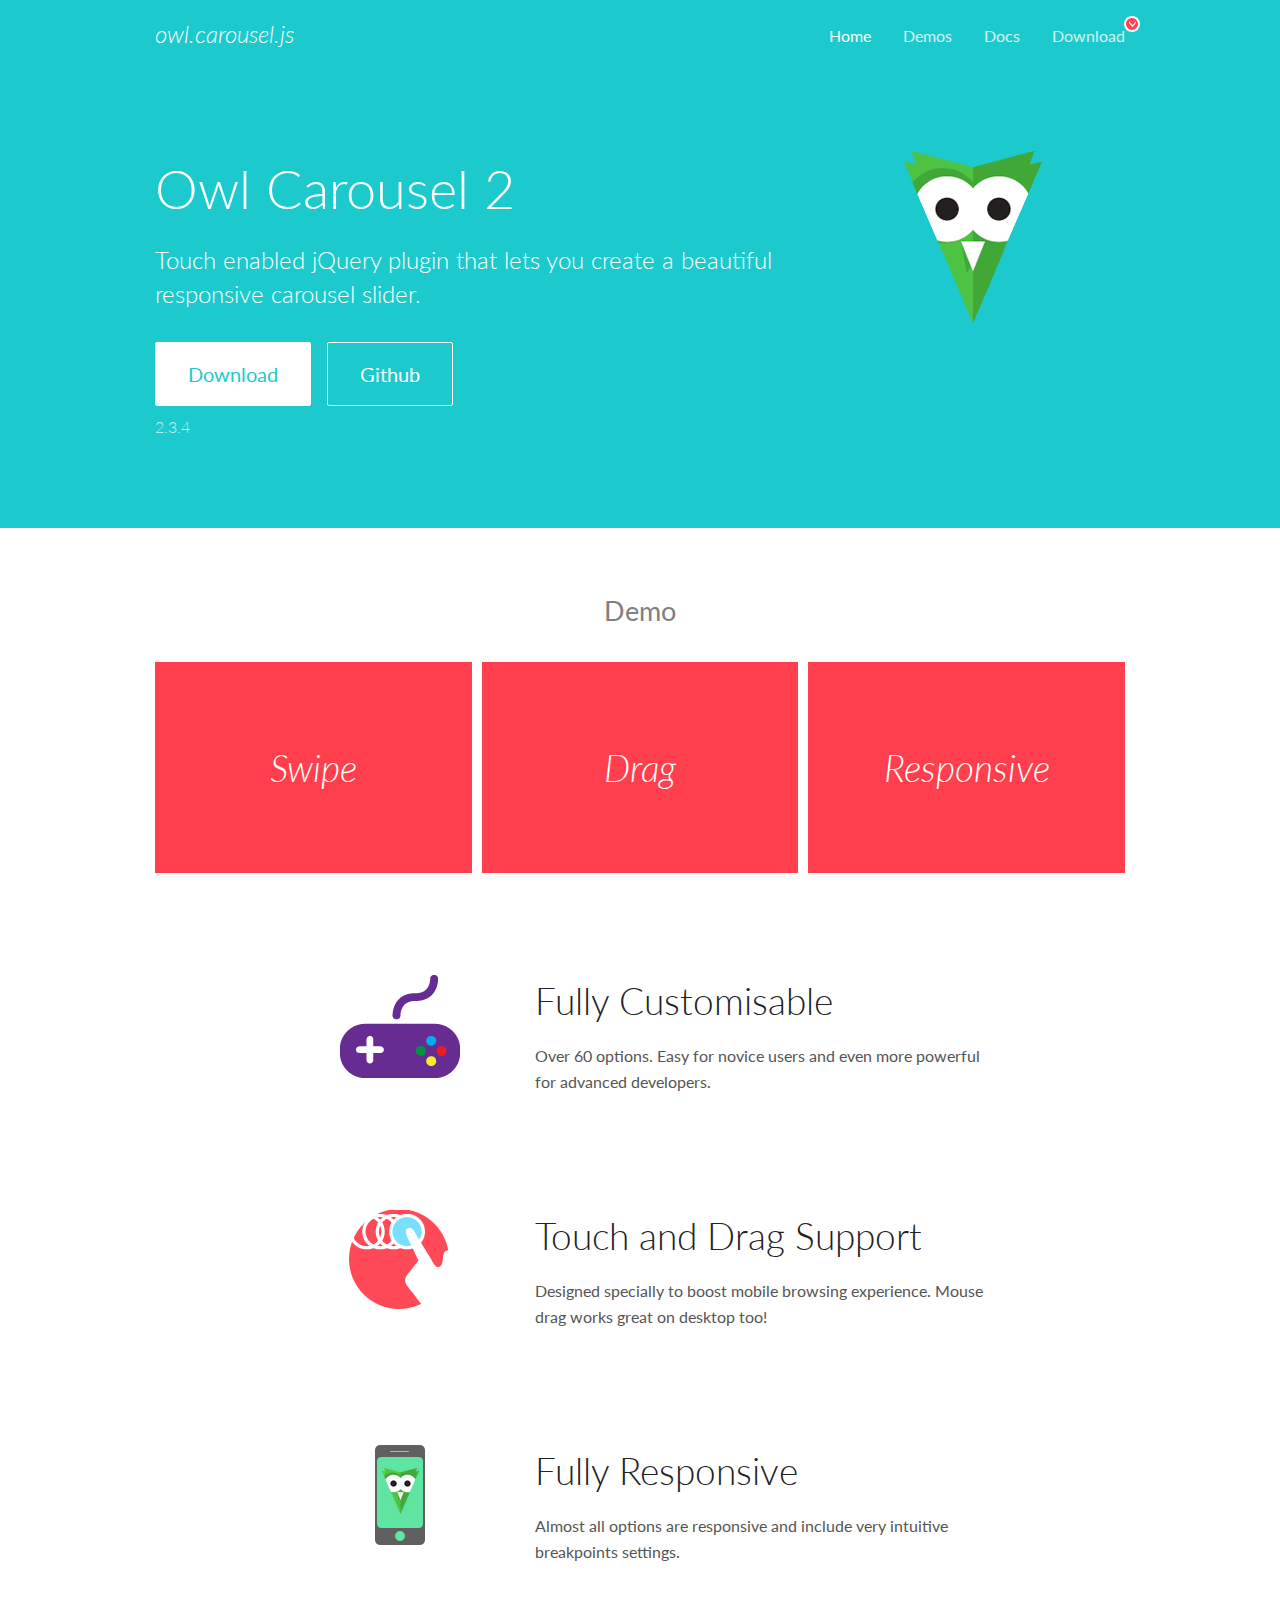
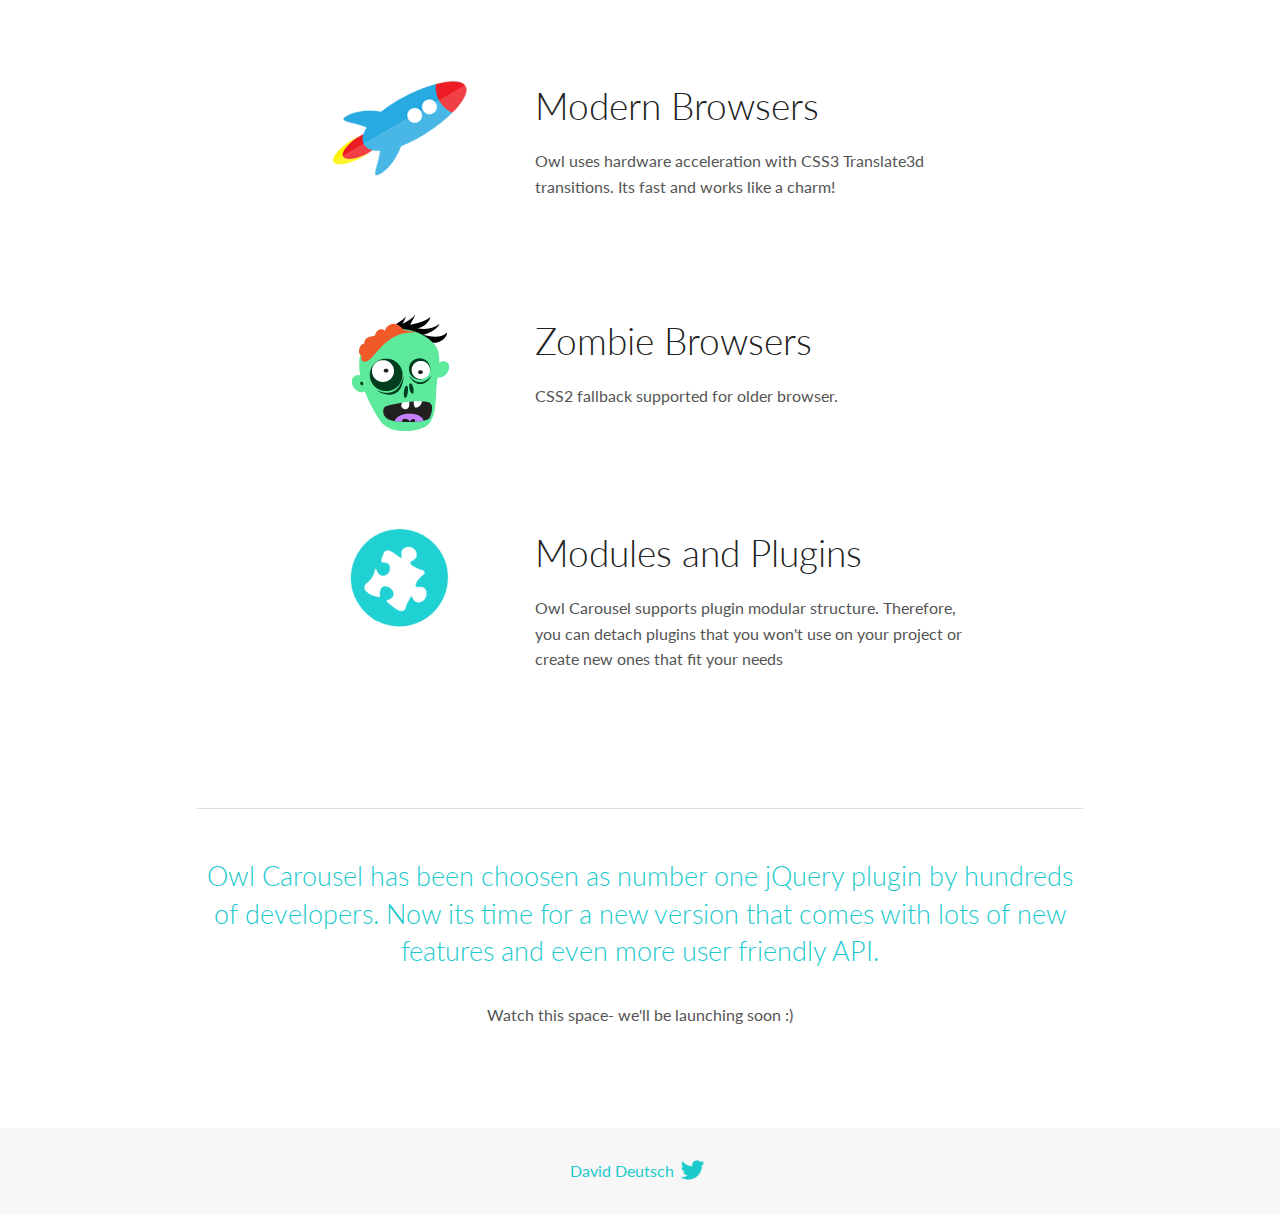
<file: OwlCarousel2-2.3.4/docs/index.html>
<!DOCTYPE html>
<html lang="en">
  <head>

    <!-- head -->
    <meta charset="utf-8">
    <meta name="msapplication-tap-highlight" content="no" />
    <meta name="viewport" content="width=device-width, initial-scale=1.0" />
    <meta name="description" content="Touch enabled jQuery plugin that lets you create beautiful responsive carousel slider.">
    <meta name="author" content="David Deutsch">
    <title>
      Home | Owl Carousel | 2.3.4
    </title>

    <!-- Stylesheets -->
    <link href='https://fonts.googleapis.com/css?family=Lato:300,400,700,400italic,300italic' rel='stylesheet' type='text/css'>
    <link rel="stylesheet" href="assets/css/docs.theme.min.css">

    <!-- Owl Stylesheets -->
    <link rel="stylesheet" href="assets/owlcarousel/assets/owl.carousel.min.css">
    <link rel="stylesheet" href="assets/owlcarousel/assets/owl.theme.default.min.css">

    <!-- HTML5 shim and Respond.js IE8 support of HTML5 elements and media queries -->

    <!--[if lt IE 9]>
      <script src="https://oss.maxcdn.com/libs/html5shiv/3.7.0/html5shiv.js"></script>
      <script src="https://oss.maxcdn.com/libs/respond.js/1.3.0/respond.min.js"></script>
    <![endif]-->

    <!-- Favicons -->
    <link rel="apple-touch-icon-precomposed" sizes="144x144" href="assets/ico/apple-touch-icon-144-precomposed.png">
    <link rel="shortcut icon" href="assets/ico/favicon.png">
    <link rel="shortcut icon" href="favicon.ico">

    <!-- Yeah i know js should not be in header. Its required for demos.-->

    <!-- javascript -->
    <script src="assets/vendors/jquery.min.js"></script>
    <script src="assets/owlcarousel/owl.carousel.js"></script>
  </head>
  <body>

    <!-- header -->
    <header class="header">
      <div class="row">
        <div class="large-12 columns">
          <div class="brand left">
            <h3>
              <a href="/OwlCarousel2/">owl.carousel.js</a> 
            </h3>
          </div>
          <a id="toggle-nav" class="right">
            <span></span> <span></span> <span></span> 
          </a> 
          <div class="nav-bar">
            <ul class="clearfix">
              <li class="active">
                <a href="/OwlCarousel2/index.html">Home</a> 
              </li>
              <li> <a href="/OwlCarousel2/demos/demos.html">Demos</a>  </li>
              <li> <a href="/OwlCarousel2/docs/started-welcome.html">Docs</a>  </li>
              <li>
                <a href="https://github.com/OwlCarousel2/OwlCarousel2/archive/2.3.4.zip">Download</a> 
                <span class="download"></span> 
              </li>
            </ul>
          </div>
        </div>
      </div>
    </header>

    <!-- home panel -->
    <section id="hero">
      <div class="row">
        <div class="large-8 medium-8 columns">
          <h1>Owl Carousel 2</h1>
          <h4>Touch enabled jQuery plugin that lets you create a beautiful responsive carousel slider.</h4>
          <a href="https://github.com/OwlCarousel2/OwlCarousel2/archive/2.3.4.zip" class="hero-button">Download</a> 
          <a href="https://github.com/OwlCarousel2/OwlCarousel2" class="hero-button outline">Github</a> 
          <p>2.3.4</p>
        </div>
        <div class="large-4 medium-4 columns">
          <img class="owl-logo" src="assets/img/owl-logo.png" alt="mr. Owl">
        </div>
      </div>
    </section>

    <!-- body -->
    <div class="home-demo">
      <div class="row">
        <div class="large-12 columns">
          <h3>Demo</h3>
          <div class="owl-carousel">
            <div class="item">
              <h2>Swipe</h2>
            </div>
            <div class="item">
              <h2>Drag</h2>
            </div>
            <div class="item">
              <h2>Responsive</h2>
            </div>
            <div class="item">
              <h2>CSS3</h2>
            </div>
            <div class="item">
              <h2>Fast</h2>
            </div>
            <div class="item">
              <h2>Easy</h2>
            </div>
            <div class="item">
              <h2>Free</h2>
            </div>
            <div class="item">
              <h2>Upgradable</h2>
            </div>
            <div class="item">
              <h2>Tons of options</h2>
            </div>
            <div class="item">
              <h2>Infinity</h2>
            </div>
            <div class="item">
              <h2>Auto Width</h2>
            </div>
          </div>
        </div>
      </div>
    </div>
    <script>
      var owl = $('.owl-carousel');
      owl.owlCarousel({
        margin: 10,
        loop: true,
        responsive: {
          0: {
            items: 1
          },
          600: {
            items: 2
          },
          1000: {
            items: 3
          }
        }
      })
    </script>

    <!-- features -->
    <div id="features">
      <div class="row">
        <div class="small-12 medium-9 small-centered columns">
          <section class="row feature">
            <div class="medium-4 small-12 columns">
              <img src="assets/img/feature-options.png" alt="">
            </div>
            <div class="medium-8 small-12 columns">
              <h2>Fully Customisable</h2>
              <p>Over 60 options. Easy for novice users and even more powerful for advanced developers.</p>
            </div>
          </section>
          <section class="row feature">
            <div class="medium-4 small-12 columns">
              <img src="assets/img/feature-drag.png" alt="">
            </div>
            <div class="medium-8 small-12 columns">
              <h2>Touch and Drag Support</h2>
              <p>Designed specially to boost mobile browsing experience. Mouse drag works great on desktop too!</p>
            </div>
          </section>
          <section class="row feature">
            <div class="medium-4 small-12 columns">
              <img src="assets/img/feature-responsive.png" alt="">
            </div>
            <div class="medium-8 small-12 columns">
              <h2>Fully Responsive</h2>
              <p>Almost all options are responsive and include very intuitive breakpoints settings.</p>
            </div>
          </section>
          <section class="row feature">
            <div class="medium-4 small-12 columns">
              <img src="assets/img/feature-modern.png" alt="">
            </div>
            <div class="medium-8 small-12 columns">
              <h2>Modern Browsers</h2>
              <p>Owl uses hardware acceleration with CSS3 Translate3d transitions. Its fast and works like a charm! </p>
            </div>
          </section>
          <section class="row feature">
            <div class="medium-4 small-12 columns">
              <img src="assets/img/feature-zombie.png" alt="">
            </div>
            <div class="medium-8 small-12 columns">
              <h2>Zombie Browsers</h2>
              <p>CSS2 fallback supported for older browser.</p>
            </div>
          </section>
          <section class="row feature">
            <div class="medium-4 small-12 columns">
              <img src="assets/img/feature-module.png" alt="">
            </div>
            <div class="medium-8 small-12 columns">
              <h2>Modules and Plugins</h2>
              <p>Owl Carousel supports plugin modular structure. Therefore, you can detach plugins that you won&#x27;t use on your project or create new ones that fit your needs</p>
            </div>
          </section>
        </div>
      </div>
    </div>

    <!-- footer -->
    <section id="teaser-text">
      <div class="row">
        <div class="small-12 medium-11 small-centered columns">
          <hr>
          <h3 id="owl-carousel-has-been-choosen-as-number-one-jquery-plugin-by-hundreds-of-developers-now-its-time-for-a-new-version-that-comes-with-lots-of-new-features-and-even-more-user-friendly-api-">Owl Carousel has been choosen as number one jQuery plugin by hundreds of developers. Now its time for a new version that comes with lots of new features and even more user friendly API.</h3>
          <p>Watch this space- we&#39;ll be launching soon :)</p>
        </div>
      </div>
    </section>

    <!-- footer -->
    <footer class="footer">
      <div class="row">
        <div class="large-12 columns">
          <h5>
            <a href="/OwlCarousel2/docs/support-contact.html">David Deutsch</a> 
            <a id="custom-tweet-button" href="https://twitter.com/share?url=https://github.com/OwlCarousel2/OwlCarousel2&text=Owl Carousel - This is so awesome! " target="_blank"></a> 
          </h5>
        </div>
      </div>
    </footer>

    <!-- vendors -->
    <script src="assets/vendors/highlight.js"></script>
    <script src="assets/js/app.js"></script>
  </body>
</html>
</file>
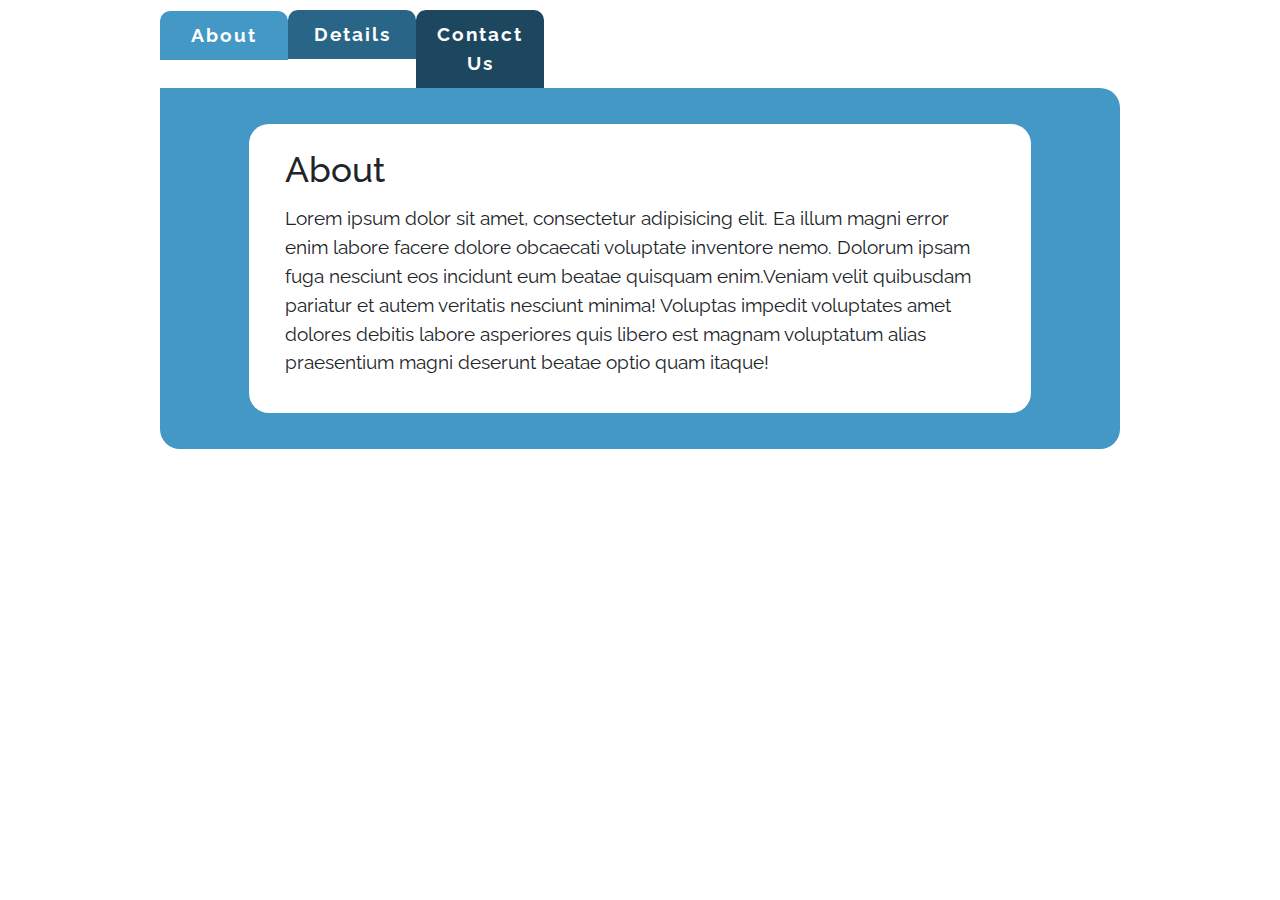
<file: demo2.html>
<!DOCTYPE html>
<html>
<head>
<meta name="viewport" content="width=device-width, initial-scale=1">
  <link rel="stylesheet" href="https://maxcdn.bootstrapcdn.com/bootstrap/4.3.1/css/bootstrap.min.css">
  <link rel="stylesheet" type="text/css" href="fontawesome/css/all.css">
  <link href='https://fonts.googleapis.com/css?family=Raleway:400,700' rel='stylesheet' type='text/css'>
  <script type="text/javascript" src="https://cdnjs.cloudflare.com/ajax/libs/jquery/2.1.3/jquery.min.js"></script>
  <script type="text/javascript" src="https://raw.githubusercontent.com/WickyNilliams/enquire.js/master/dist/enquire.min.js"></script>

<link rel="stylesheet" type="text/css" href="css/demo2.css">
</head>
<body>
<div class="tabbedPanels">
  <ul class="tabs">
    <li><a href="#panel1" class = "tabOne">About</a></li>
    <li><a href="#panel2" class = "tabTwo inactive">Details</a></li>
    <li><a href="#panel3" class = "tabThree inactive">Contact Us</a></li>
  </ul>
  <div class="panelContainer">
    <div class="panel" id="panel1">
      <h1 class = "panelContent">About</h1>
      <p class = "panelContent"><span>Lorem ipsum dolor sit amet, consectetur adipisicing elit. Ea illum magni error enim labore facere dolore obcaecati voluptate inventore nemo. Dolorum ipsam fuga nesciunt eos incidunt eum beatae quisquam enim.</span><span>Veniam velit quibusdam pariatur et autem veritatis nesciunt minima! Voluptas impedit voluptates amet dolores debitis labore asperiores quis libero est magnam voluptatum alias praesentium magni deserunt beatae optio quam itaque!</span></p>
      
    </div>
        <div class="panel" id="panel2">
      <h1 class = "panelContent">Details</h1>
      <p class = "panelContent"><span>Lorem ipsum dolor sit amet, consectetur adipisicing elit. Ea illum magni error enim labore facere dolore obcaecati voluptate inventore nemo. Dolorum ipsam fuga nesciunt eos incidunt eum beatae quisquam enim.</span><span>Veniam velit quibusdam pariatur et autem veritatis nesciunt minima! Voluptas impedit voluptates amet dolores debitis labore asperiores quis libero est magnam voluptatum alias praesentium magni deserunt beatae optio quam itaque!</span></p>
                <p class = "panelContent"><span>Lorem ipsum dolor sit amet, consectetur adipisicing elit. Ea illum magni error enim labore facere dolore obcaecati voluptate inventore nemo. Dolorum ipsam fuga nesciunt eos incidunt eum beatae quisquam enim.</span><span>Veniam velit quibusdam pariatur et autem veritatis nesciunt minima! Voluptas impedit voluptates amet dolores debitis labore asperiores quis libero est magnam voluptatum alias praesentium magni deserunt beatae optio quam itaque!</span></p>
    </div>
        <div class="panel" id="panel2">
      <h1 class = "panelContent">Details</h1>
      <p class = "panelContent"><span>Lorem ipsum dolor sit amet, consectetur adipisicing elit. Ea illum magni error enim labore facere dolore obcaecati voluptate inventore nemo. Dolorum ipsam fuga nesciunt eos incidunt eum beatae quisquam enim.</span><span>Veniam velit quibusdam pariatur et autem veritatis nesciunt minima! Voluptas impedit voluptates amet dolores debitis labore asperiores quis libero est magnam voluptatum alias praesentium magni deserunt beatae optio quam itaque!</span></p>
    </div>
      <div class="panel" id="panel3">
      <h1 class = "panelContent">Contact Us</h1>
      <p class = "panelContent"><span>Lorem ipsum dolor sit amet, consectetur adipisicing elit. Ea illum magni error enim labore facere dolore obcaecati voluptate inventore nemo. Dolorum ipsam fuga nesciunt eos incidunt eum beatae quisquam enim.</span><span>Veniam velit quibusdam pariatur et autem veritatis nesciunt minima! Voluptas impedit voluptates amet dolores debitis labore asperiores quis libero est magnam voluptatum alias praesentium magni deserunt beatae optio quam itaque!</span></p>
    </div>
  </div>
</div>
</div>
</body>
<script type="text/javascript" src="js/demo2.js"></script>

</html>
</file>
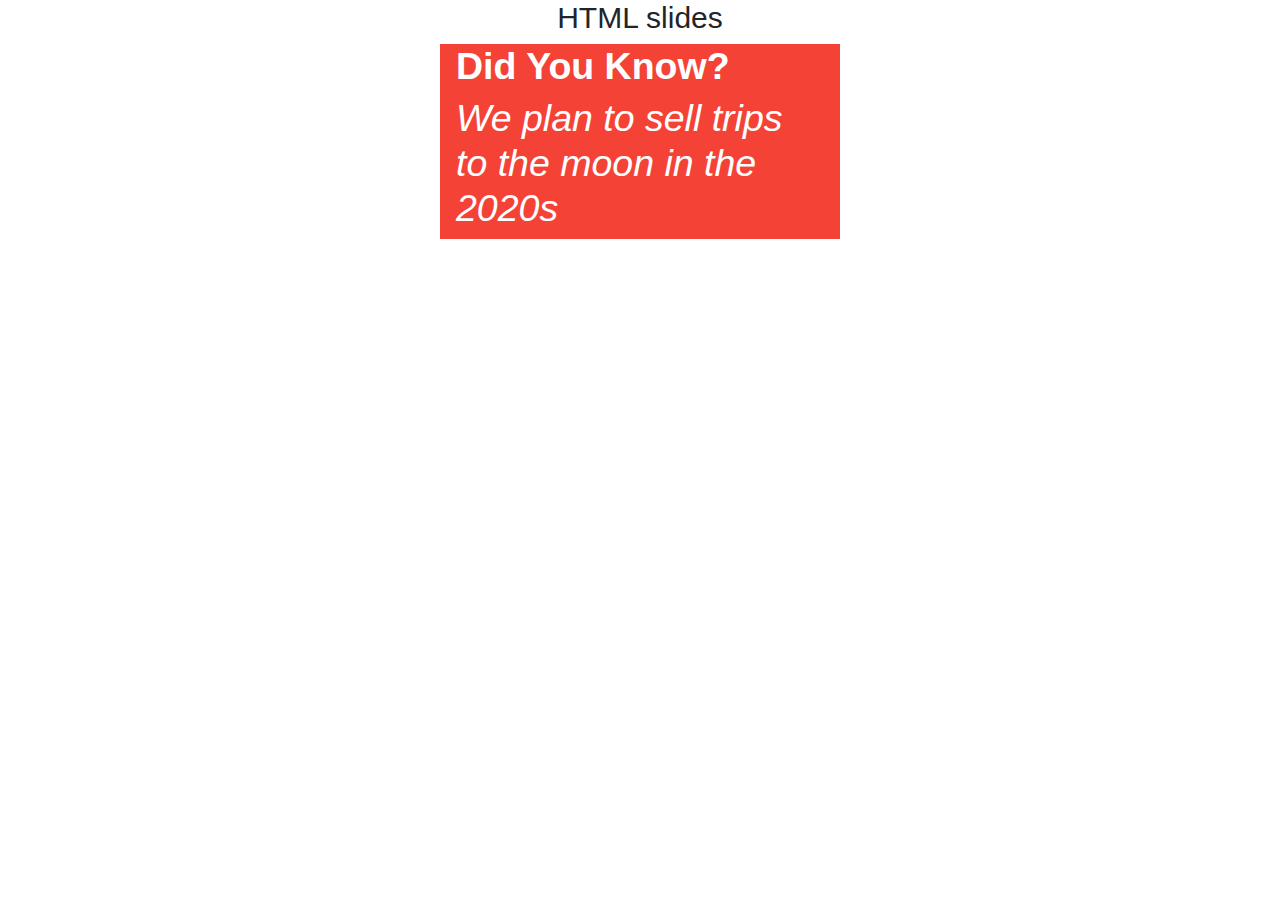
<file: scrolling.html>
<!DOCTYPE html>
<html>
<title>W3.CSS</title>
<meta name="viewport" content="width=device-width, initial-scale=1">
<link rel="stylesheet" href="https://www.w3schools.com/w3css/4/w3.css">
<!DOCTYPE html>


  <link rel="stylesheet" href="https://maxcdn.bootstrapcdn.com/bootstrap/4.3.1/css/bootstrap.min.css">
  <script src="https://ajax.googleapis.com/ajax/libs/jquery/3.4.1/jquery.min.js"></script>
  <script src="https://cdnjs.cloudflare.com/ajax/libs/popper.js/1.14.7/umd/popper.min.js"></script>
  <script src="https://maxcdn.bootstrapcdn.com/bootstrap/4.3.1/js/bootstrap.min.js"></script>
  <!-- <script src="https://kit.fontawesome.com/6def1aac31.js" crossorigin="anonymous"></script> -->

  <link href="fontawesome/css/all.css" rel="stylesheet">


<style>
.mySlides {display:none;}
</style>
<body>

<h2 class="w3-center">HTML slides</h2>

<div class="w3-content" style="max-width:400px">
  <div class="mySlides w3-container w3-red">
    <h1><b>Did You Know?</b></h1>
    <h1><i>We plan to sell trips to the moon in the 2020s</i></h1>
  </div>

  <img class="mySlides" src="img/currentp.jpg" style="width:100%">

  <div class="mySlides w3-container w3-xlarge w3-white w3-card-4">
    <p><span class="w3-tag w3-yellow">New!</span>
    <p>6 Crystal Glasses</p>
    <p>Only $99 !!!</p>
  </div>
   <div class="card mySlides " id="3" value="3" style="width:400px">
    <img class="card-img-top" src="img/currentp.jpg" alt="Card image" style="width:397px;height: 300px">
    <div class="card-body">
      <h4 class="card-title">Gana</h4>
      <p class="card-text">Some example text some example text. John Doe is an architect and engineer</p>
      <a href="#" class="btn btn-primary">See Profile</a>
    </div>
  </div>

  <img class="mySlides" src="img/pp.jpg" style="width:100%">
</div>

<script>
var slideIndex = 0;
carousel();
// alert("anjan")
function carousel() {
 
  var i;
  var x = document.getElementsByClassName("mySlides");
  for (i = 0; i < x.length; i++) {
    x[i].style.display = "none"; 
  }
  slideIndex++;
  if (slideIndex > x.length) {slideIndex = 1} 
  x[slideIndex-1].style.display = "block"; 
  setTimeout(carousel, 2000); 
}
</script>

</body>
</html>
</file>
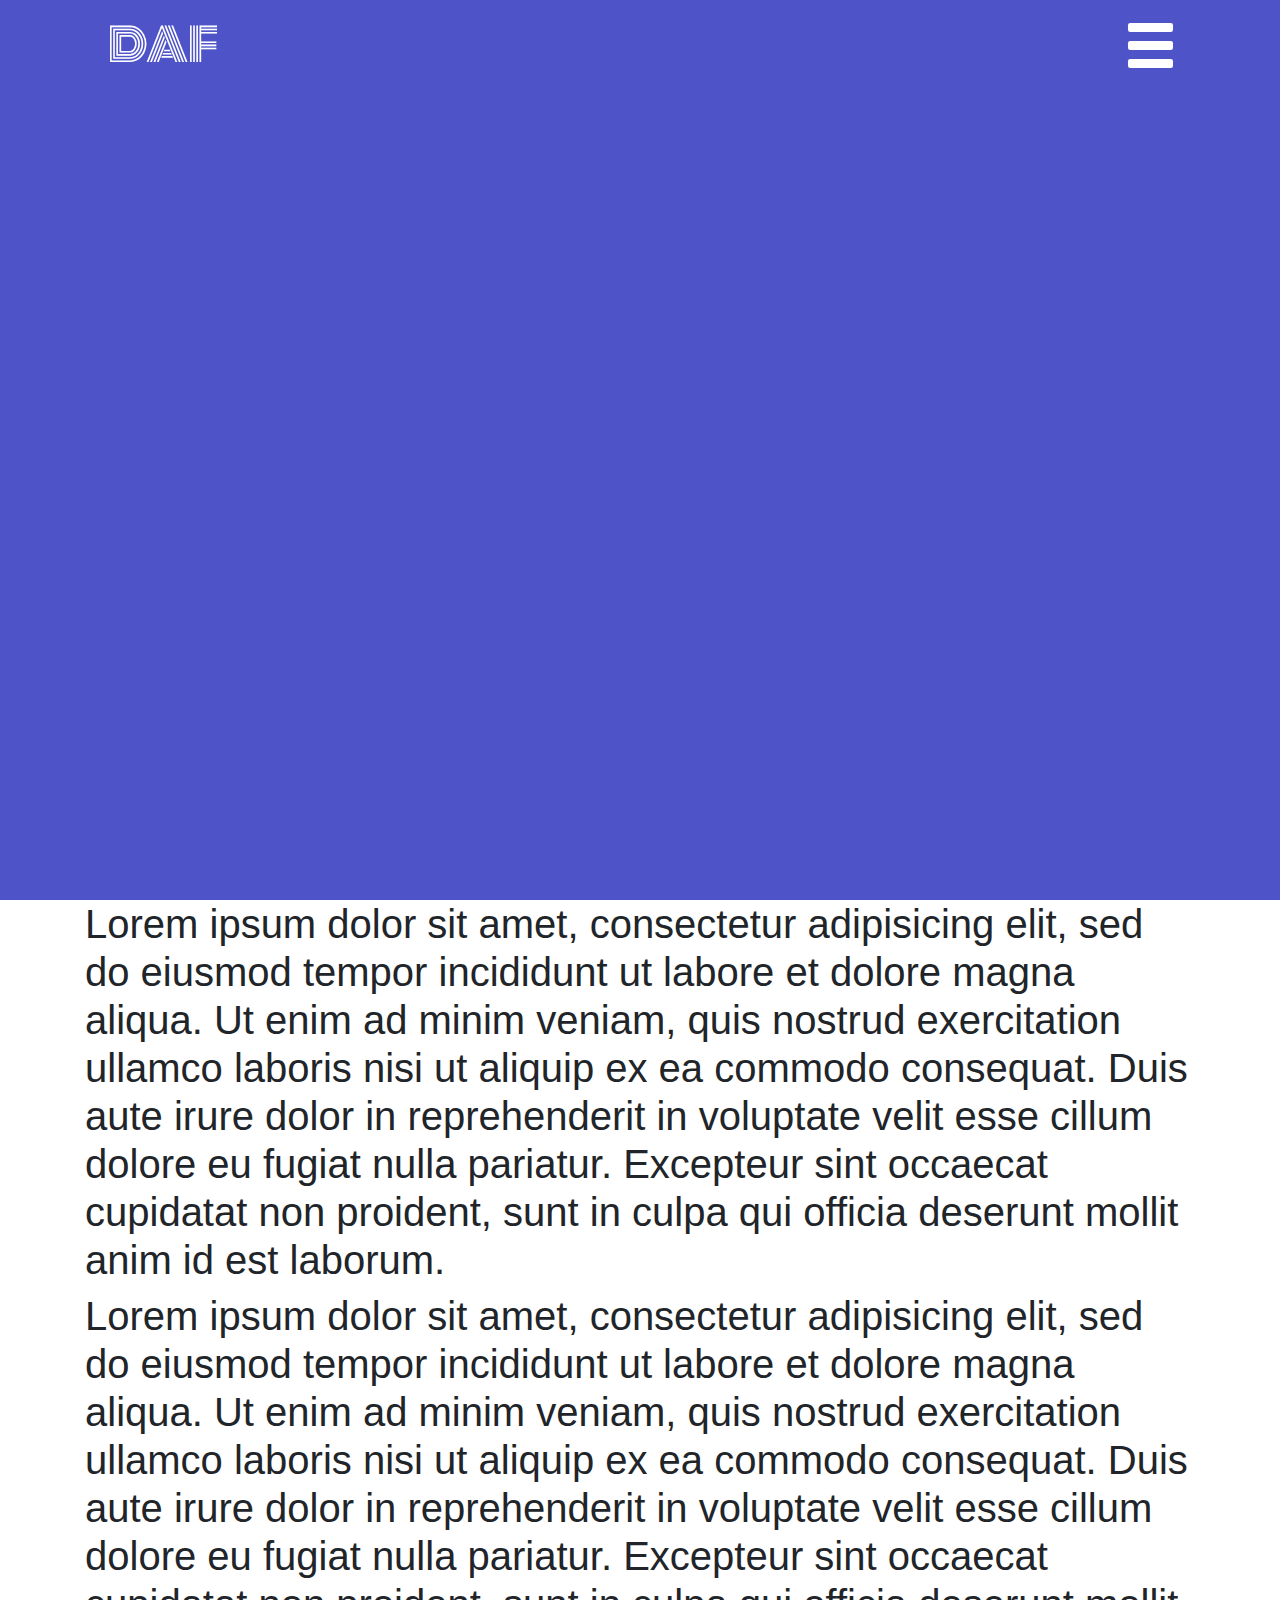
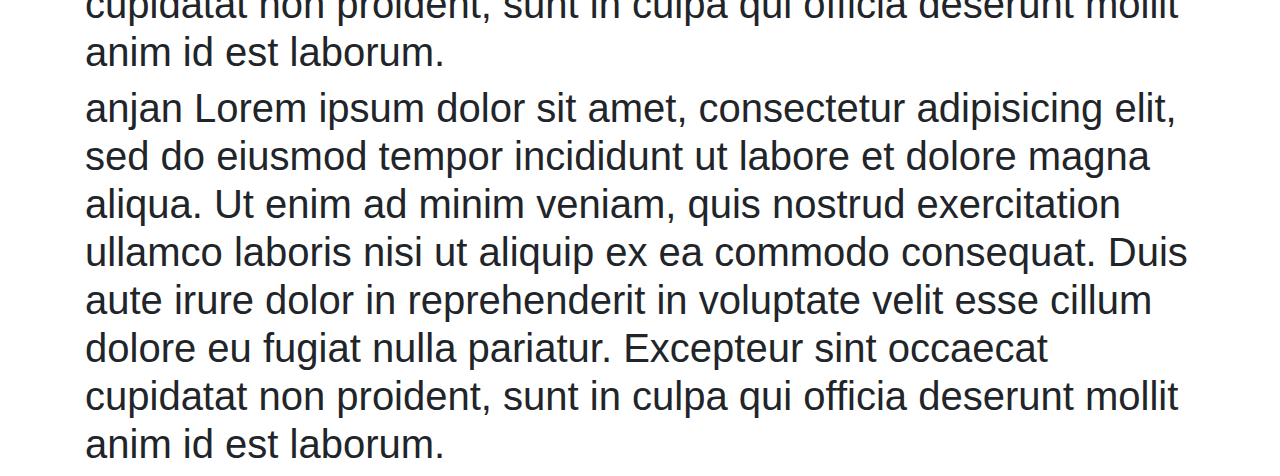
<file: show2.html>
<!DOCTYPE html>
<html>
<head>
    
  <link rel="stylesheet" href="https://maxcdn.bootstrapcdn.com/bootstrap/4.3.1/css/bootstrap.min.css"><!-- needed for background animation -->
  <!-- <link rel="stylesheet" type="text/css" href="https://maxcdn.bootstrapcdn.com/bootstrap/3.3.5/css/bootstrap.min.css"> -->
  <!-- <link rel="stylesheet" type="text/css" href="https://maxcdn.bootstrapcdn.com/font-awesome/4.4.0/css/font-awesome.min.css"> -->

    <!-- <link href="https://fonts.googleapis.com/css?family=Montserrat" rel="stylesheet"> -->
<!-- <script type="text/javascript" src="https://cdnjs.cloudflare.com/ajax/libs/jquery/3.1.0/jquery.min.js"></script> -->
<!-- <script type="text/javascript" src="https://cdnjs.cloudflare.com/ajax/libs/twitter-bootstrap/3.3.7/js/bootstrap.min.js"></script> -->

<!-- <link rel="stylesheet" type="text/css" href="css/show2.css"> -->
<link rel="stylesheet" type="text/css" href="css/navbar.css">
<script src="https://ajax.googleapis.com/ajax/libs/jquery/2.1.1/jquery.min.js"></script>

    </head>
<body>
    <nav class="top_nav" id="nav__bar">
    <div class="container">
        <input id="responsive-menu" type="checkbox" >
        <label for="responsive-menu">DAF<span id="menu-icon"></span></label>
        <div class="overlay"></div>
        <ul>
            <li><a href="#page-3" class="close-it" >Current Project</a></li>
            <li><a href="http://www.suzannecollinsbooks.com/">About Us</a></li>
            <li><a href="http://www.arrestling.com/index.htm">Numbers We Love</a></li>
            <li><a href="http://www.roverp6cars.com/">Our Projects</a></li>
            <li><a href="http://www.irishwrecksonline.net/">Meet U</a></li>
            <li><a href="http://www.arngren.net/">Our Team</a></li>
            <li><a href="https://www.lingscars.com/">Founders</a></li>
            <li><a href="http://www.007museum.com/">JAMES BOND 007 MUSEUM</a></li>
            <li><a href="http://www.dokimos.org/ajff/"></a></li>
            <li><a href="http://ronoslund.com/">Ron Oslund's Home Page</a></li>
        </ul>
        <ul id="social-media">
            <!-- <li>
                <a href="https://dribbble.com/erinesullivan">
                    <i class="fab fa-dribbble"></i>
                    <span class="screen-reader-text">Dribbble</span>
                </a>
            </li> -->
            <li>
                <a href="http://codepen.io/erinesullivan/">
                    <i class="fab fa-codepen"></i>
                    <span class="screen-reader-text">CodePen</span>
                </a>
            </li>
            <li>
                <a href="https://twitter.com/erin_e_sullivan">
                    <i class="fab fa-twitter"></i>
                    <span class="screen-reader-text">Twitter</span>
                </a>
            </li>
            <li>
                <a href="https://www.linkedin.com/in/erinesullivan1">
                    <i class="fab fa-linkedin"></i>
                    <span class="screen-reader-text">LinkedIn</span>
                </a>
            </li>
            <li>
                <a href="https://www.instagram.com/erin_e_sullivan/">
                    <i class="fab fa-instagram"></i>
                    <span class="screen-reader-text">Instagram</span>
                </a>
            </li>
        </ul>
    </div>
</nav>



<div class="area" >
            <ul class="circles">
                    <li></li>
                    <li></li>
                    <li></li>
                    <li></li>
                    <li></li>
                    <li></li>
                    <li></li>
                    <li></li>
                    <li></li>
                    <li></li>
            </ul>


    </div >



   

    <div class="container">
        <h1>
            

        Lorem ipsum dolor sit amet, consectetur adipisicing elit, sed do eiusmod
        tempor incididunt ut labore et dolore magna aliqua. Ut enim ad minim veniam,
        quis nostrud exercitation ullamco laboris nisi ut aliquip ex ea commodo
        consequat. Duis aute irure dolor in reprehenderit in voluptate velit esse
        cillum dolore eu fugiat nulla pariatur. Excepteur sint occaecat cupidatat non
        proident, sunt in culpa qui officia deserunt mollit anim id est laborum.
        </h1>
    </div>

    <div class="container">
        <h1>
            

        Lorem ipsum dolor sit amet, consectetur adipisicing elit, sed do eiusmod
        tempor incididunt ut labore et dolore magna aliqua. Ut enim ad minim veniam,
        quis nostrud exercitation ullamco laboris nisi ut aliquip ex ea commodo
        consequat. Duis aute irure dolor in reprehenderit in voluptate velit esse
        cillum dolore eu fugiat nulla pariatur. Excepteur sint occaecat cupidatat non
        proident, sunt in culpa qui officia deserunt mollit anim id est laborum.
        </h1>
    </div>
 <a name="page-3"></a>
    <div class="container">
        <h1>
           

        anjan    Lorem ipsum dolor sit amet, consectetur adipisicing elit, sed do eiusmod
        tempor incididunt ut labore et dolore magna aliqua. Ut enim ad minim veniam,
        quis nostrud exercitation ullamco laboris nisi ut aliquip ex ea commodo
        consequat. Duis aute irure dolor in reprehenderit in voluptate velit esse
        cillum dolore eu fugiat nulla pariatur. Excepteur sint occaecat cupidatat non
        proident, sunt in culpa qui officia deserunt mollit anim id est laborum.
        </h1>
    </div>
    <script type="text/javascript" src="js/navbar.js"></script>
    <!-- <script type="text/javascript" src="js/app.js"></script> -->
    
</body>

</html>
</file>
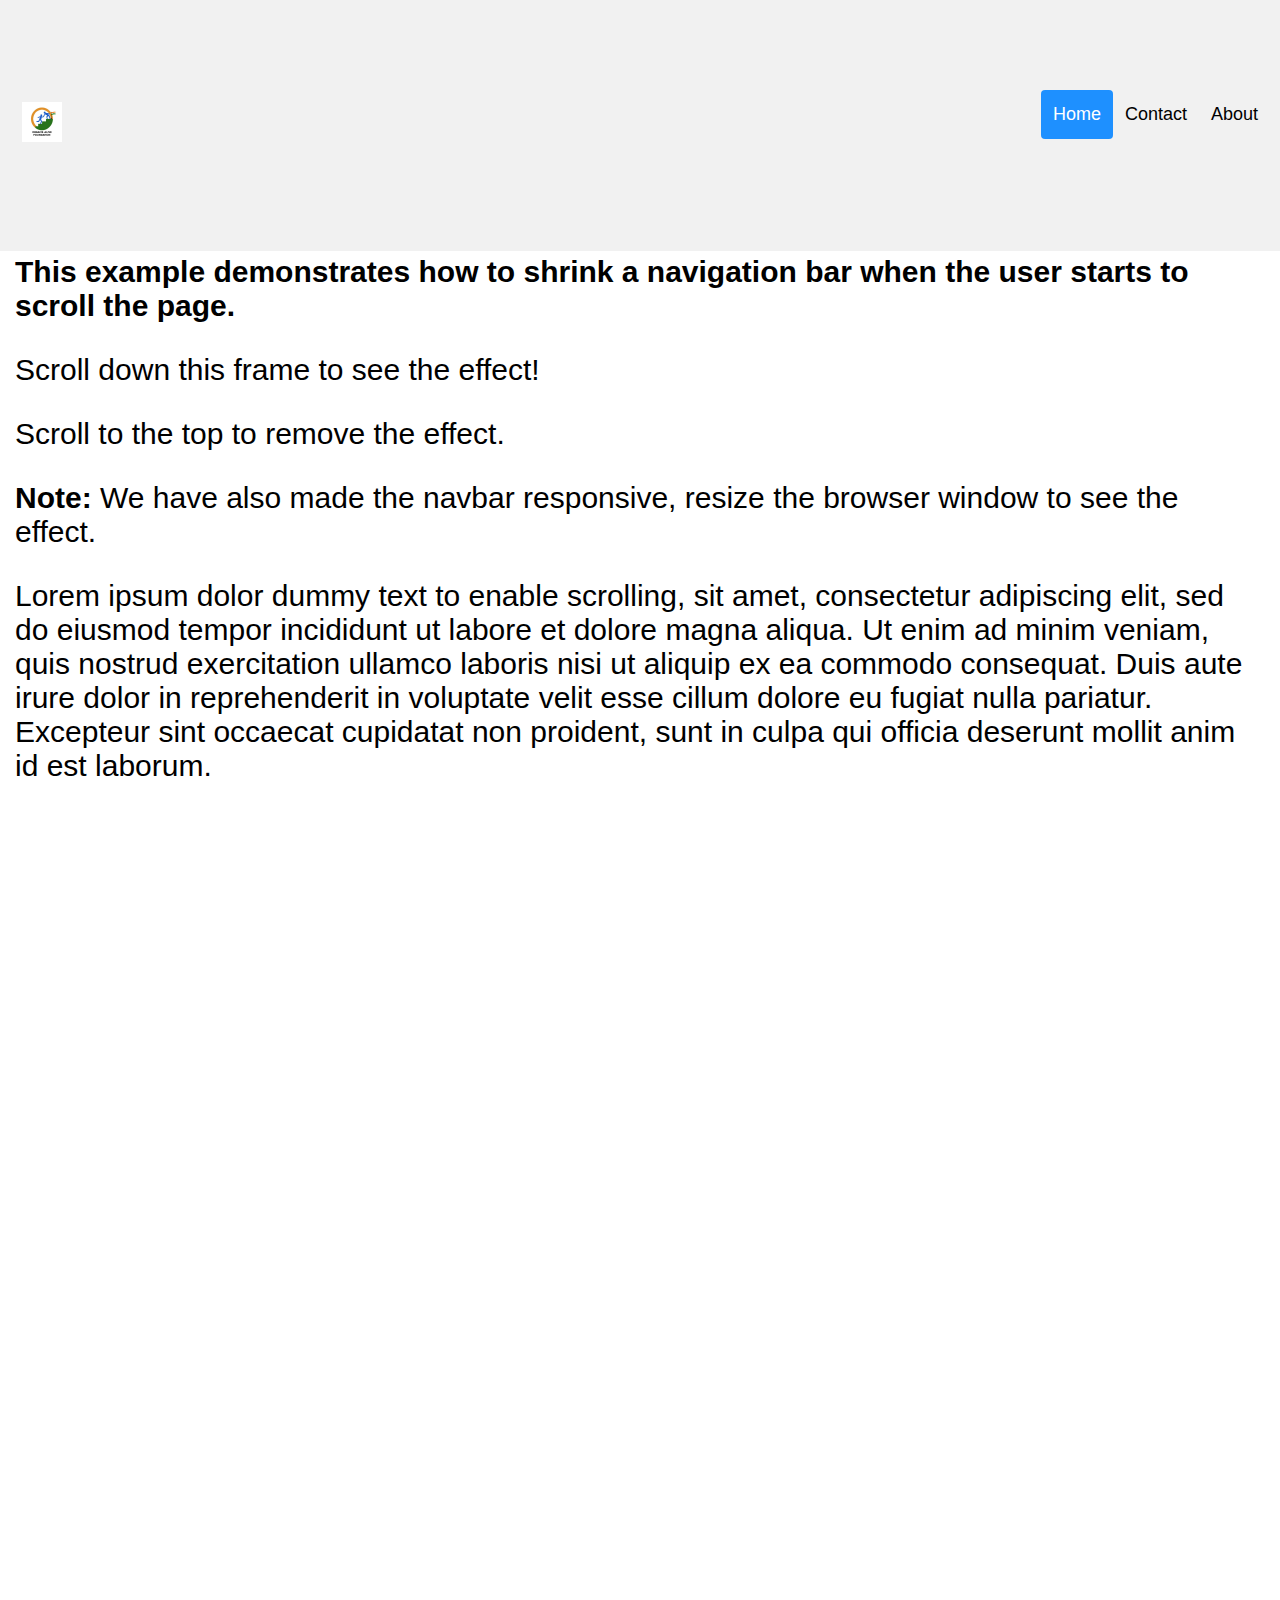
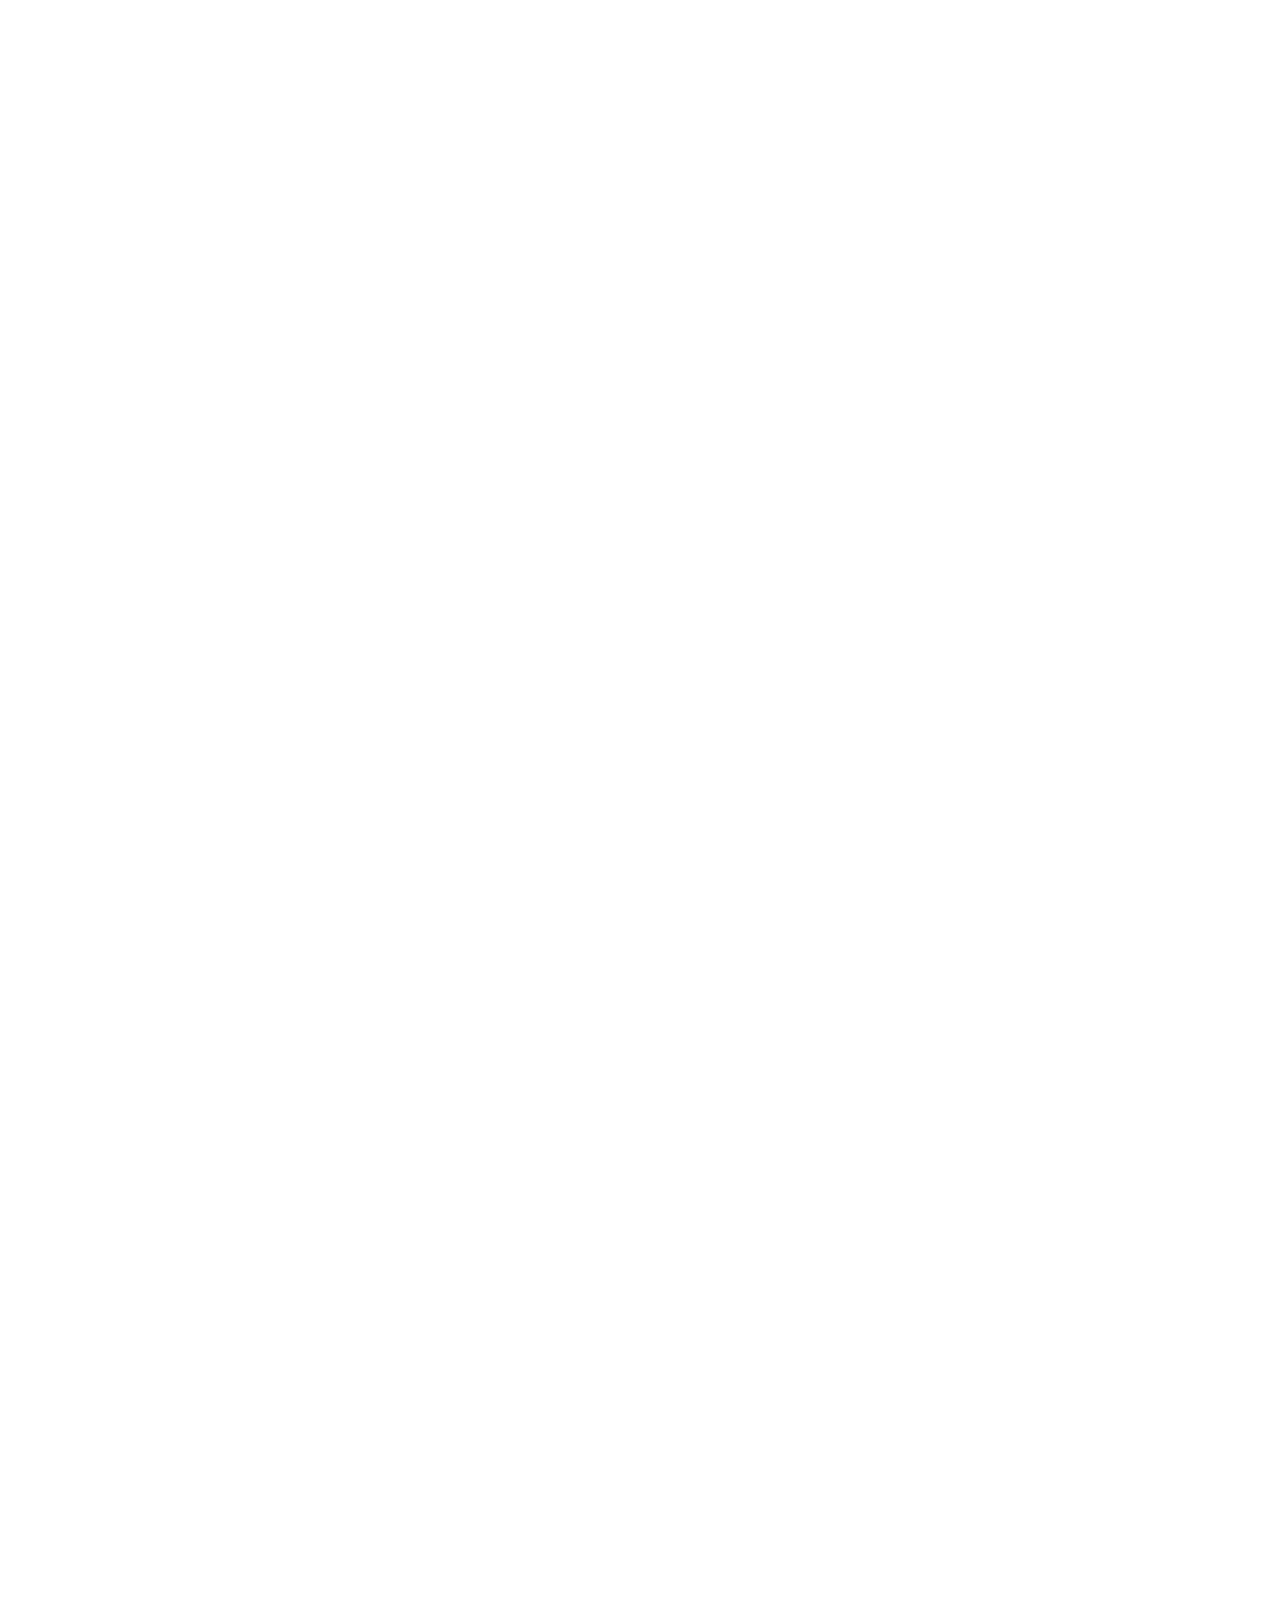
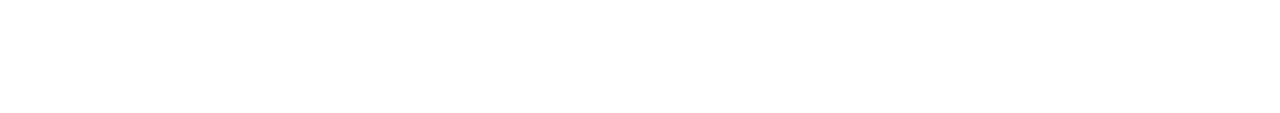
<file: shrink on scrooll.html>
<!DOCTYPE html>
<html>
<head>
<meta name="viewport" content="width=device-width, initial-scale=1">
<style>
* {box-sizing: border-box;}

body { 
  margin: 0;
  font-family: Arial, Helvetica, sans-serif;
}

#navbar {
  overflow: hidden;
  background-color: #f1f1f1;
  padding: 90px 10px;
  transition: 0.4s;
  position: fixed;
  width: 100%;
  top: 0;
  z-index: 99;
}

#navbar a {
  float: left;
  color: black;
  text-align: center;
  padding: 12px;
  text-decoration: none;
  font-size: 18px; 
  line-height: 25px;
  border-radius: 4px;
}

#navbar #logo {
  font-size: 35px;
  font-weight: bold;
  transition: 0.4s;
}

#navbar a:hover {
  background-color: #ddd;
  color: black;
}

#navbar a.active {
  background-color: dodgerblue;
  color: white;
}

#navbar-right {
  float: right;
}

@media screen and (max-width: 580px) {
  #navbar {
    padding: 20px 10px !important;
  }
  #navbar a {
    float: none;
    display: block;
    text-align: left;
  }
  #navbar-right {
    float: none;
  }
}
</style>
</head>
<body>

<div id="navbar">
<!--   <a href="#default" id="logo">CompanyLogo</a>
 -->
<a class="navbar-brand" href="#">
    <img src="img\pp.jpg" alt="logo" style="width:40px;">
  </a>
   <div id="navbar-right">
    <a class="active" href="#home">Home</a>
    <a href="#contact">Contact</a>
    <a href="#about">About</a>
  </div>
</div>

<div style="margin-top:210px;padding:15px 15px 2500px;font-size:30px">
  <p><b>This example demonstrates how to shrink a navigation bar when the user starts to scroll the page.</b></p>
  <p>Scroll down this frame to see the effect!</p>
  <p>Scroll to the top to remove the effect.</p>
  <p><b>Note:</b> We have also made the navbar responsive, resize the browser window to see the effect.</p>
  <p>Lorem ipsum dolor dummy text to enable scrolling, sit amet, consectetur adipiscing elit, sed do eiusmod tempor incididunt ut labore et dolore magna aliqua. Ut enim ad minim veniam, quis nostrud exercitation ullamco laboris nisi ut aliquip ex ea commodo consequat. Duis aute irure dolor in reprehenderit in voluptate velit esse cillum dolore eu fugiat nulla pariatur. Excepteur sint occaecat cupidatat non proident, sunt in culpa qui officia deserunt mollit anim id est laborum.</p>
</div>

<script>
// When the user scrolls down 80px from the top of the document, resize the navbar's padding and the logo's font size
window.onscroll = function() {scrollFunction()};

function scrollFunction() {
  if (document.body.scrollTop > 80 || document.documentElement.scrollTop > 80) {
    document.getElementById("navbar").style.padding = "30px 10px";
    document.getElementById("logo").style.fontSize = "25px";
  } else {
    document.getElementById("navbar").style.padding = "80px 10px";
    document.getElementById("logo").style.fontSize = "35px";
  }
}
</script>

</body>
</html>
</file>
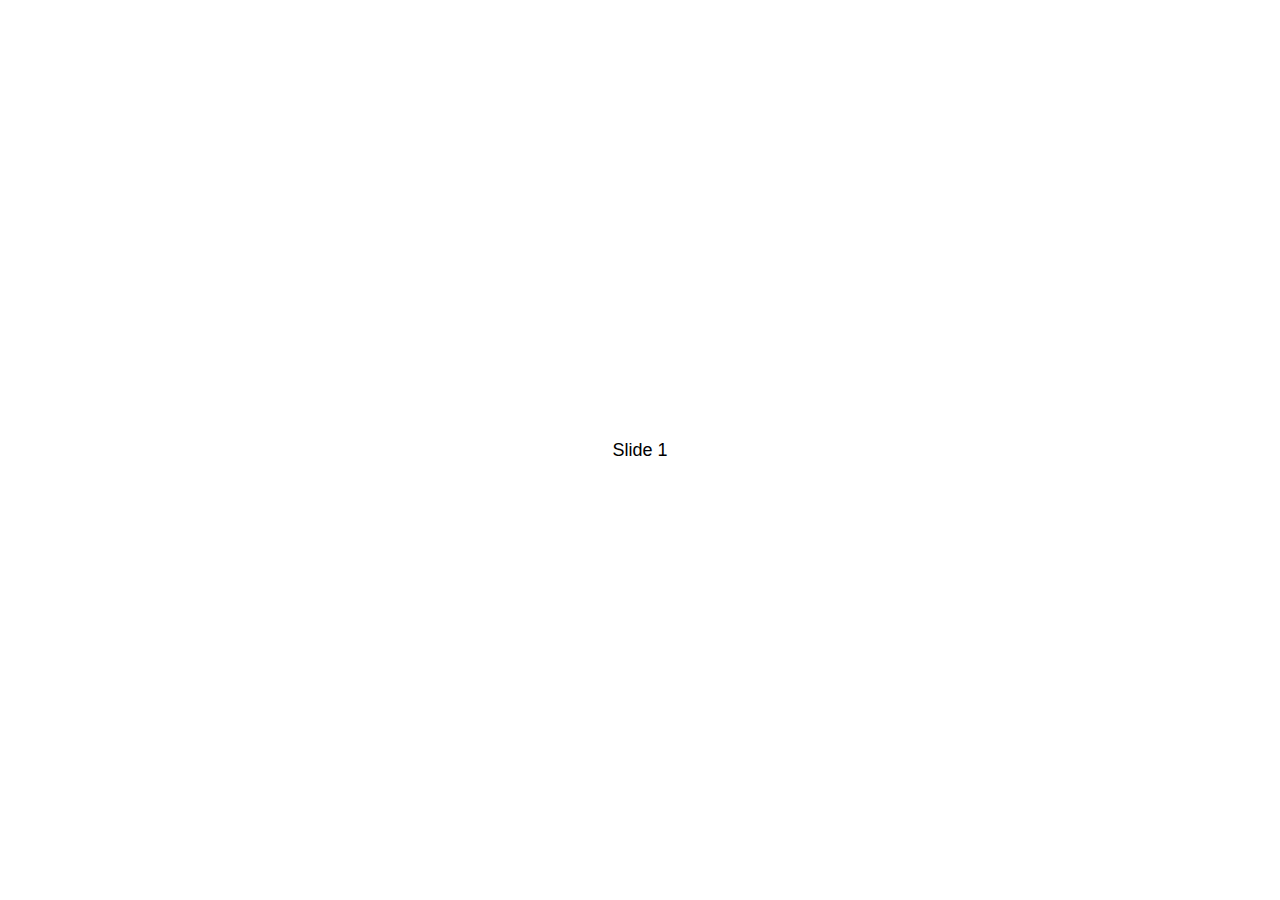
<file: swiper-master/demos/010-default.html>
<!DOCTYPE html>
<html lang="en">
<head>
  <meta charset="utf-8">
  <title>Swiper demo</title>
  <!-- Link Swiper's CSS -->
  <link rel="stylesheet" href="../package/css/swiper.min.css">

  <!-- Demo styles -->
  <style>
    html, body {
      position: relative;
      height: 100%;
    }
    body {
      background: #eee;
      font-family: Helvetica Neue, Helvetica, Arial, sans-serif;
      font-size: 14px;
      color:#000;
      margin: 0;
      padding: 0;
    }
    .swiper-container {
      width: 100%;
      height: 100%;
    }
    .swiper-slide {
      text-align: center;
      font-size: 18px;
      background: #fff;

      /* Center slide text vertically */
      display: -webkit-box;
      display: -ms-flexbox;
      display: -webkit-flex;
      display: flex;
      -webkit-box-pack: center;
      -ms-flex-pack: center;
      -webkit-justify-content: center;
      justify-content: center;
      -webkit-box-align: center;
      -ms-flex-align: center;
      -webkit-align-items: center;
      align-items: center;
    }
  </style>
</head>
<body>
  <!-- Swiper -->
  <div class="swiper-container">
    <div class="swiper-wrapper">
      <div class="swiper-slide">Slide 1</div>
      <div class="swiper-slide">Slide 2</div>
      <div class="swiper-slide">Slide 3</div>
      <div class="swiper-slide">Slide 4</div>
      <div class="swiper-slide">Slide 5</div>
      <div class="swiper-slide">Slide 6</div>
      <div class="swiper-slide">Slide 7</div>
      <div class="swiper-slide">Slide 8</div>
      <div class="swiper-slide">Slide 9</div>
      <div class="swiper-slide">Slide 10</div>
    </div>
  </div>

  <!-- Swiper JS -->
  <script src="../package/js/swiper.min.js"></script>

  <!-- Initialize Swiper -->
  <script>
    var swiper = new Swiper('.swiper-container');
  </script>
</body>
</html>
</file>
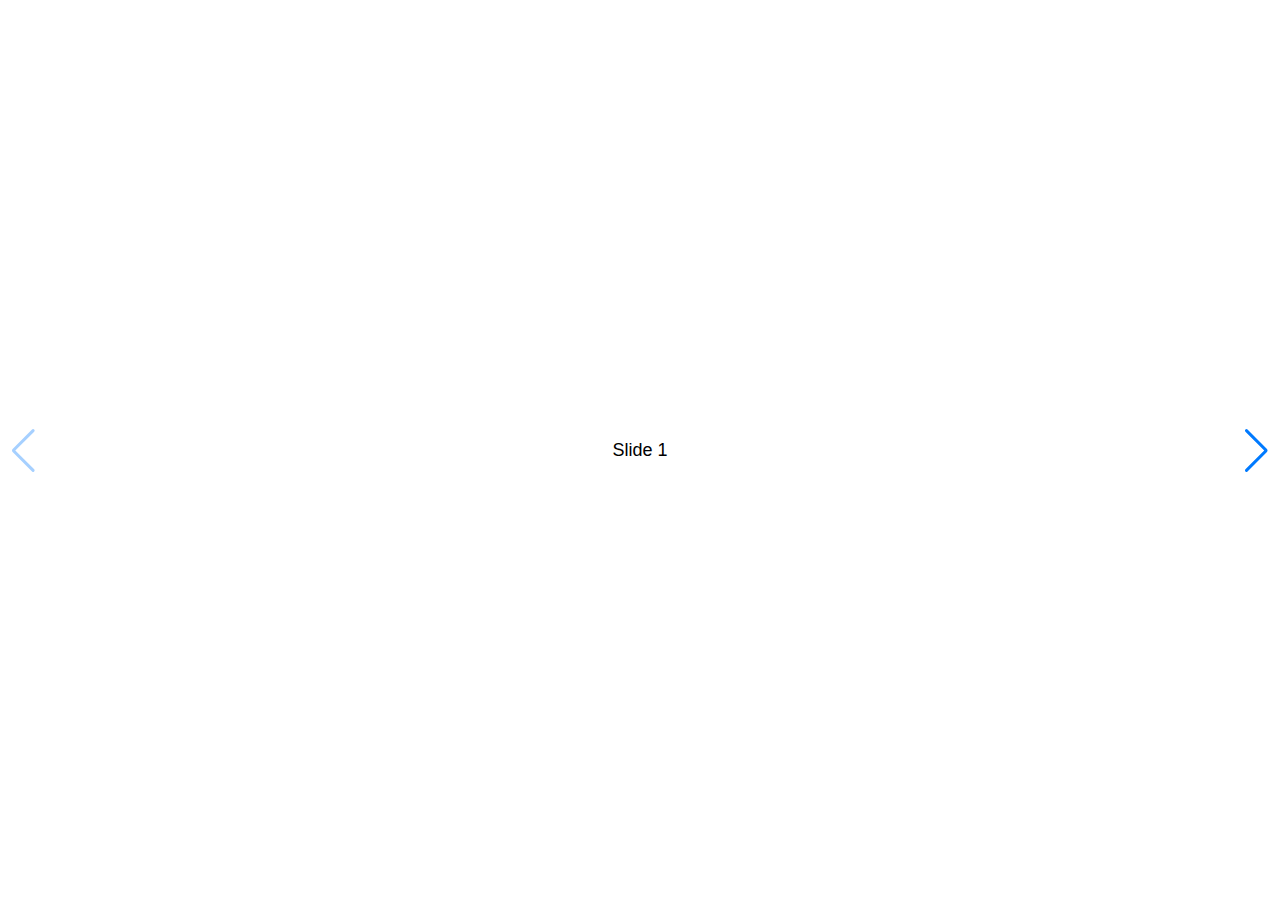
<file: swiper-master/demos/020-navigation.html>
<!DOCTYPE html>
<html lang="en">
<head>
  <meta charset="utf-8">
  <title>Swiper demo</title>
  <meta name="viewport" content="width=device-width, initial-scale=1, minimum-scale=1, maximum-scale=1">

  <!-- Link Swiper's CSS -->
  <link rel="stylesheet" href="../package/css/swiper.min.css">

  <!-- Demo styles -->
  <style>
    html, body {
      position: relative;
      height: 100%;
    }
    body {
      background: #eee;
      font-family: Helvetica Neue, Helvetica, Arial, sans-serif;
      font-size: 14px;
      color:#000;
      margin: 0;
      padding: 0;
    }
    .swiper-container {
      width: 100%;
      height: 100%;
    }
    .swiper-slide {
      text-align: center;
      font-size: 18px;
      background: #fff;

      /* Center slide text vertically */
      display: -webkit-box;
      display: -ms-flexbox;
      display: -webkit-flex;
      display: flex;
      -webkit-box-pack: center;
      -ms-flex-pack: center;
      -webkit-justify-content: center;
      justify-content: center;
      -webkit-box-align: center;
      -ms-flex-align: center;
      -webkit-align-items: center;
      align-items: center;
    }
  </style>
</head>
<body>
  <!-- Swiper -->
  <div class="swiper-container">
    <div class="swiper-wrapper">
      <div class="swiper-slide">Slide 1</div>
      <div class="swiper-slide">Slide 2</div>
      <div class="swiper-slide">Slide 3</div>
      <div class="swiper-slide">Slide 4</div>
      <div class="swiper-slide">Slide 5</div>
      <div class="swiper-slide">Slide 6</div>
      <div class="swiper-slide">Slide 7</div>
      <div class="swiper-slide">Slide 8</div>
      <div class="swiper-slide">Slide 9</div>
      <div class="swiper-slide">Slide 10</div>
    </div>
    <!-- Add Arrows -->
    <div class="swiper-button-next"></div>
    <div class="swiper-button-prev"></div>
  </div>

  <!-- Swiper JS -->
  <script src="../package/js/swiper.min.js"></script>

  <!-- Initialize Swiper -->
  <script>
    var swiper = new Swiper('.swiper-container', {
      navigation: {
        nextEl: '.swiper-button-next',
        prevEl: '.swiper-button-prev',
      },
    });
  </script>
</body>
</html>
</file>
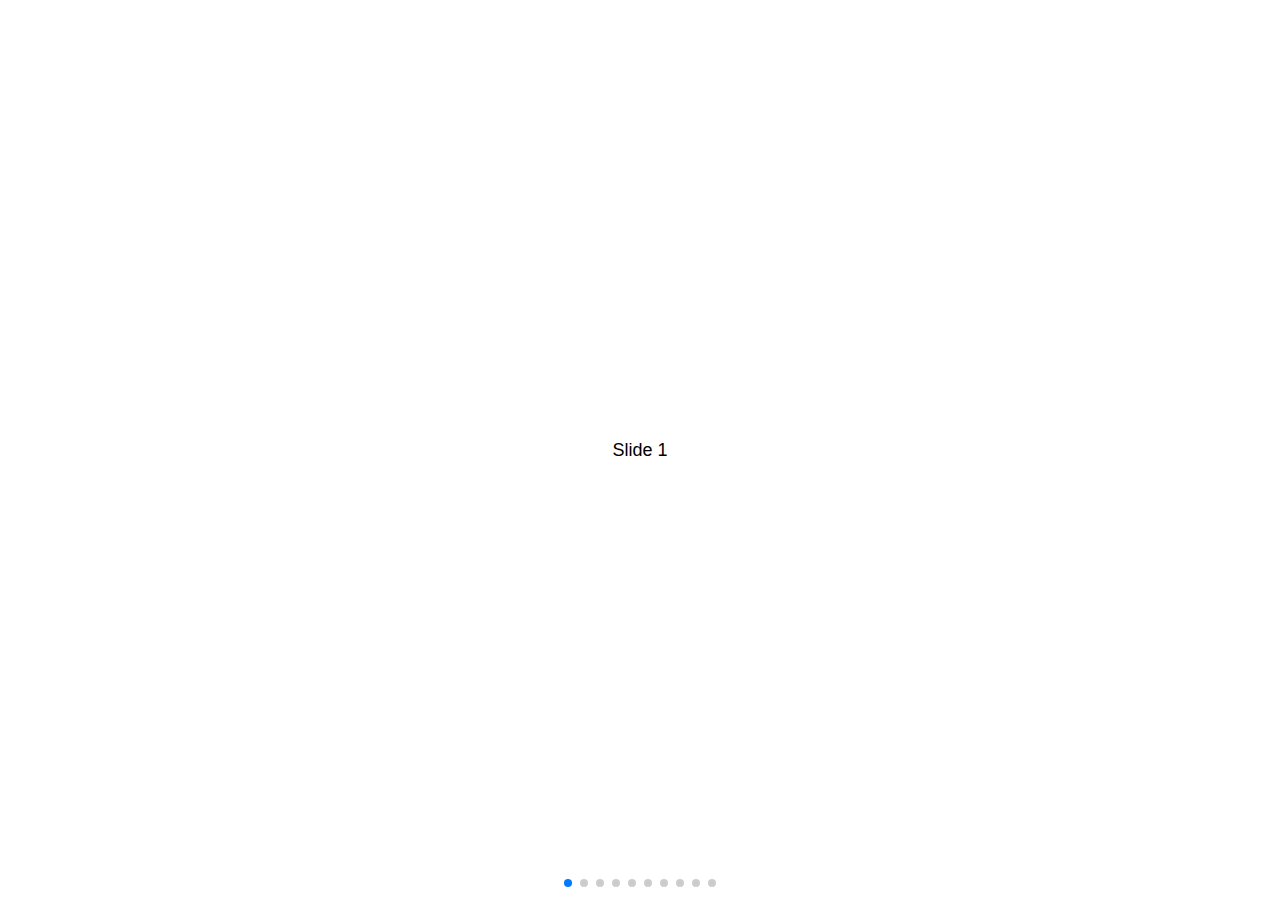
<file: swiper-master/demos/030-pagination.html>
<!DOCTYPE html>
<html lang="en">
<head>
  <meta charset="utf-8">
  <title>Swiper demo</title>
  <meta name="viewport" content="width=device-width, initial-scale=1, minimum-scale=1, maximum-scale=1">

  <!-- Link Swiper's CSS -->
  <link rel="stylesheet" href="../package/css/swiper.min.css">

  <!-- Demo styles -->
  <style>
    html, body {
      position: relative;
      height: 100%;
    }
    body {
      background: #eee;
      font-family: Helvetica Neue, Helvetica, Arial, sans-serif;
      font-size: 14px;
      color:#000;
      margin: 0;
      padding: 0;
    }
    .swiper-container {
      width: 100%;
      height: 100%;
    }
    .swiper-slide {
      text-align: center;
      font-size: 18px;
      background: #fff;

      /* Center slide text vertically */
      display: -webkit-box;
      display: -ms-flexbox;
      display: -webkit-flex;
      display: flex;
      -webkit-box-pack: center;
      -ms-flex-pack: center;
      -webkit-justify-content: center;
      justify-content: center;
      -webkit-box-align: center;
      -ms-flex-align: center;
      -webkit-align-items: center;
      align-items: center;
    }
  </style>
</head>
<body>
  <!-- Swiper -->
  <div class="swiper-container">
    <div class="swiper-wrapper">
      <div class="swiper-slide">Slide 1</div>
      <div class="swiper-slide">Slide 2</div>
      <div class="swiper-slide">Slide 3</div>
      <div class="swiper-slide">Slide 4</div>
      <div class="swiper-slide">Slide 5</div>
      <div class="swiper-slide">Slide 6</div>
      <div class="swiper-slide">Slide 7</div>
      <div class="swiper-slide">Slide 8</div>
      <div class="swiper-slide">Slide 9</div>
      <div class="swiper-slide">Slide 10</div>
    </div>
    <!-- Add Pagination -->
    <div class="swiper-pagination"></div>
  </div>

  <!-- Swiper JS -->
  <script src="../package/js/swiper.min.js"></script>

  <!-- Initialize Swiper -->
  <script>
    var swiper = new Swiper('.swiper-container', {
      pagination: {
        el: '.swiper-pagination',
      },
    });
  </script>
</body>
</html>
</file>
<file: css/demo2.css>
.tabbedPanels {
  width: 75%;
  margin: 10px auto;
}
@media only screen and (max-width: 700px) {
  .tabbedPanels {
    width: 90%;
  }
}

.tabs {
  margin: 0;
  padding: 0;
}

.tabs li {
  list-style-type: none;
  float: left;
  text-align: center;
}

.inactive {
  position: relative;
  top: 0;
}

.tabs a {
  display: block;
  text-decoration: none;
  padding: 10px 15px;
  box-sixing: border-box;
  width: 8rem;
  color: black;
  border-radius: 10px 10px 0 0;
  font-family: 'Raleway';
  font-weight: 700;
  font-size: 1.2rem;
  color: white;
  letter-spacing: 2px;
}
@media only screen and (max-width: 700px) {
  .tabs a {
    width: 8rem;
    padding: 10px 12px;
  }
}
@media only screen and (max-width: 700px) and (max-width: 500px) {
  .tabs a {
    letter-spacing: 0;
    width: 7rem;
  }
}

.tabs a.active {
  border-radius: 10px 10px 0 0;
  position: relative;
  top: 1px;
  z-index: 100;
}

.tabOne {
  background-color: #4498c6;
}

.tabTwo {
  background-color: #296586;
}

.tabThree {
  background-color: #1d475f;
}

.panel {
  width: 85%;
  margin: 1rem auto;
  background-color: white;
  border-radius: 20px;
  padding: 20px;
}

.panelContainer {
  clear: left;
  padding: 20px;
  background-color: #4498c6;
  border-radius: 0 20px 20px 20px;
}

.panelContent {
  line-height: 1.5;
  font-family: Raleway;
  padding: 0 1rem;
  font-size: 1.2rem;
}

h1.panelContent {
  font-size: 2.2rem;
}

@media only screen and (max-width: 700px) {
  html {
    font-size: 14px;
  }
}
@media only screen and (max-width: 700px) and (max-width: 450px) {
  html {
    font-size: 12px;
  }
}
</file>
<file: css/show2.css>
@import url('https://fonts.googleapis.com/css?family=Exo:400,700');

/**{
    margin: 0px;
    padding: 0px;
}*/
/*
body{
    font-family: 'Exo', sans-serif;
}
*/

/*.context {
    width: 100%;
    position: absolute;
    top:50vh;
    
}

.context h1{
    text-align: center;
    color: #fff;
    font-size: 50px;
}

*/
.area{
    background: #4e54c8;  
    background: -webkit-linear-gradient(to left, #8f94fb, #4e54c8);  
    width: 100%;
    height:100vh;
    
   
}

.circles{
    position: absolute;
    top: 0;
    left: 0;
    width: 100%;
    height: 100%;
    overflow: hidden;
}

.circles li{
    position: absolute;
    display: block;
    list-style: none;
    width: 20px;
    height: 20px;
    background: rgba(255, 255, 255, 0.2);
    animation: animate 25s linear infinite;
    bottom: -150px;
    
}

.circles li:nth-child(1){
    left: 25%;
    width: 80px;
    height: 80px;
    animation-delay: 0s;
}


.circles li:nth-child(2){
    left: 10%;
    width: 20px;
    height: 20px;
    animation-delay: 2s;
    animation-duration: 12s;
}

.circles li:nth-child(3){
    left: 70%;
    width: 20px;
    height: 20px;
    animation-delay: 4s;
}

.circles li:nth-child(4){
    left: 40%;
    width: 60px;
    height: 60px;
    animation-delay: 0s;
    animation-duration: 18s;
}

.circles li:nth-child(5){
    left: 65%;
    width: 20px;
    height: 20px;
    animation-delay: 0s;
}

.circles li:nth-child(6){
    left: 75%;
    width: 110px;
    height: 110px;
    animation-delay: 3s;
}

.circles li:nth-child(7){
    left: 35%;
    width: 150px;
    height: 150px;
    animation-delay: 7s;
}

.circles li:nth-child(8){
    left: 50%;
    width: 25px;
    height: 25px;
    animation-delay: 15s;
    animation-duration: 45s;
}

.circles li:nth-child(9){
    left: 20%;
    width: 15px;
    height: 15px;
    animation-delay: 2s;
    animation-duration: 35s;
}

.circles li:nth-child(10){
    left: 85%;
    width: 150px;
    height: 150px;
    animation-delay: 0s;
    animation-duration: 11s;
}



@keyframes animate {

    0%{
        transform: translateY(0) rotate(0deg);
        opacity: 1;
        border-radius: 0;
    }

    100%{
        transform: translateY(-1000px) rotate(720deg);
        opacity: 0;
        border-radius: 50%;
    }

}
</file>
<file: css/navbar.css>
@import url(https://use.fontawesome.com/releases/v5.0.6/css/all.css);
@import url(https://fonts.googleapis.com/css?family=Oswald:400|Raleway:400,700,400italic,700italic);
@import url('https://fonts.googleapis.com/css2?family=Audiowide&family=Monoton&family=Shadows+Into+Light&display=swap');
@import url('https://fonts.googleapis.com/css?family=Exo:400,700');
/* 
*,
*:before,
*:after {
    box-sizing: border-box;
} */

/* html,
body {
    height: 100%;
    margin: 0;
    padding: 0;
} */

/* body {
    background-color: #1d1f20;
    color: #e5e5e5;
    font: 16px/1.25 'Raleway', sans-serif;
} */


/*

.container {
    margin: 0 auto;
    max-width: 80em;
}
*/

.screen-reader-text {
    clip: rect(1px 1px 1px 1px);
    clip: rect(1px, 1px, 1px, 1px);
    height: 1px;
    overflow: hidden;
    position: absolute !important;
    width: 1px;
}



/************************************************/
/****************** NAVIGATION ******************/
/************************************************/
.top_nav{
    background:transparent;
    color:white;
    left: 0;
    position: fixed;
    top: 0;
    width: 100%;
    z-index: 9999;
}
/*.top_nav .nav_color{
  background-color: #490D40;
  transition: background-color 1s ease 0s;
  box-shadow: 0 0 4px grey;
}
*/



nav.scroll {
  background-color:rgb(30,144,255);
  color:white;
  left: 0;
    position: fixed;
    top: 0;
    width: 100%;
    z-index: 9999;
 /* transition: background-color 1s ease 0s;
  box-shadow: 0 0 4px grey;*/
}


/*** INPUT ***/
nav input {
    opacity: 0;
    position: absolute;
    z-index: -1;
}

/*** LABEL ***/
nav label {
    cursor: pointer;
    display: block;
    font: 5vh/1 'Monoton', cursive;
    padding: 0.5em;
}

/* Hamburger Icon */
#menu-icon,
#menu-icon:before,
#menu-icon:after {
    background: white;
    border-radius: 0.05em;
    height: 0.2em;
    transition: all 0.2s ease-in-out;
    width: 100%;
}

#menu-icon {
    display: inline-block;
    margin: 0.4em 0;
    max-width: 1em;
    position: relative;
}

nav label #menu-icon {
    float: right;
}

#menu-icon:before,
#menu-icon:after {
    content: '';
    left: 0;
    position: absolute;
}

#menu-icon:before {
    top: -0.4em;
}

#menu-icon:after {
    bottom: -0.4em;
}

/* Close Icon */
nav input[type=checkbox]:checked + label #menu-icon {
    background: transparent;
}

nav input[type=checkbox]:checked + label #menu-icon:before {
    top: 0;
    transform: rotate(-45deg);
}

nav input[type=checkbox]:checked + label #menu-icon:after {
    bottom: 0;
    transform: rotate(45deg);
}


/*** MENU ***/
/* Overlay */
nav input:checked ~.overlay {
    background:rgb(0,0,0);

  /*background: rgb(51, 55, 69);*/
    bottom: 0;
    left: 0;
    height: 100vh;
    position: fixed;
    right: 0;
    top: 0;
    width: 100vw;
    z-index: -1;
}





/* List */
nav ul {
    font-size: 3vh;
    list-style: none;
    margin: 0;
    max-height: 0;
    opacity: 0;
    overflow: hidden;
    padding: 0;
    text-align: center;
}

nav input:checked ~ ul {
    margin: 1.2em;
    max-height: inherit;
    opacity: 1;
}

nav ul > li {
    margin: 0.6em 0;
}

nav ul a {

    color:white!important;
    text-decoration: none;
     /*font-family: 'Montserrat', sans-serif;*/
     /*font-family: 'Shadows Into Light', cursive;*/
     font-family: 'Audiowide', cursive;
}

nav ul a:hover {
    text-decoration: line-through;
    /*font-size: 1.7rem;*/
   /*background-color: black;*/
   transition: transform 0.30s;
}

/* Social Media */
nav ul#social-media > li {
    display: inline-block;
    /*font-size: 15px;*/
    margin:0.5em;
}

/*
@media screen and (min-width: 601px) {
  nav ul {
    font-size: 25px;
  }
}

@media screen and (max-width: 600px) {
  nav ul {
    font-size:30px;
  }
}*/







/*background animationnnnn*/



/**{
    margin: 0px;
    padding: 0px;
}*/
/*
body{
    font-family: 'Exo', sans-serif;
}
*/

/*.context {
    width: 100%;
    position: absolute;
    top:50vh;
    
}

.context h1{
    text-align: center;
    color: #fff;
    font-size: 50px;
}

*/
.area{
    background: #4e54c8;  
    background: -webkit-linear-gradient(to left, #8f94fb, #4e54c8);  
    width: 100%;
    height:100vh;
    
   
}

.circles{
    position: absolute;
    top: 0;
    left: 0;
    width: 100%;
    height: 100%;
    overflow: hidden;
}

.circles li{
    position: absolute;
    display: block;
    list-style: none;
    width: 20px;
    height: 20px;
    background: rgba(255, 255, 255, 0.2);
    animation: animate 25s linear infinite;
    bottom: -150px;
    
}

.circles li:nth-child(1){
    left: 25%;
    width: 80px;
    height: 80px;
    animation-delay: 0s;
}


.circles li:nth-child(2){
    left: 10%;
    width: 20px;
    height: 20px;
    animation-delay: 2s;
    animation-duration: 12s;
}

.circles li:nth-child(3){
    left: 70%;
    width: 20px;
    height: 20px;
    animation-delay: 4s;
}

.circles li:nth-child(4){
    left: 40%;
    width: 60px;
    height: 60px;
    animation-delay: 0s;
    animation-duration: 18s;
}

.circles li:nth-child(5){
    left: 65%;
    width: 20px;
    height: 20px;
    animation-delay: 0s;
}

.circles li:nth-child(6){
    left: 75%;
    width: 110px;
    height: 110px;
    animation-delay: 3s;
}

.circles li:nth-child(7){
    left: 35%;
    width: 150px;
    height: 150px;
    animation-delay: 7s;
}

.circles li:nth-child(8){
    left: 50%;
    width: 25px;
    height: 25px;
    animation-delay: 15s;
    animation-duration: 45s;
}

.circles li:nth-child(9){
    left: 20%;
    width: 15px;
    height: 15px;
    animation-delay: 2s;
    animation-duration: 35s;
}

.circles li:nth-child(10){
    left: 85%;
    width: 150px;
    height: 150px;
    animation-delay: 0s;
    animation-duration: 11s;
}



@keyframes animate {

    0%{
        transform: translateY(0) rotate(0deg);
        opacity: 1;
        border-radius: 0;
    }

    100%{
        transform: translateY(-1000px) rotate(720deg);
        opacity: 0;
        border-radius: 50%;
    }

}
</file>
